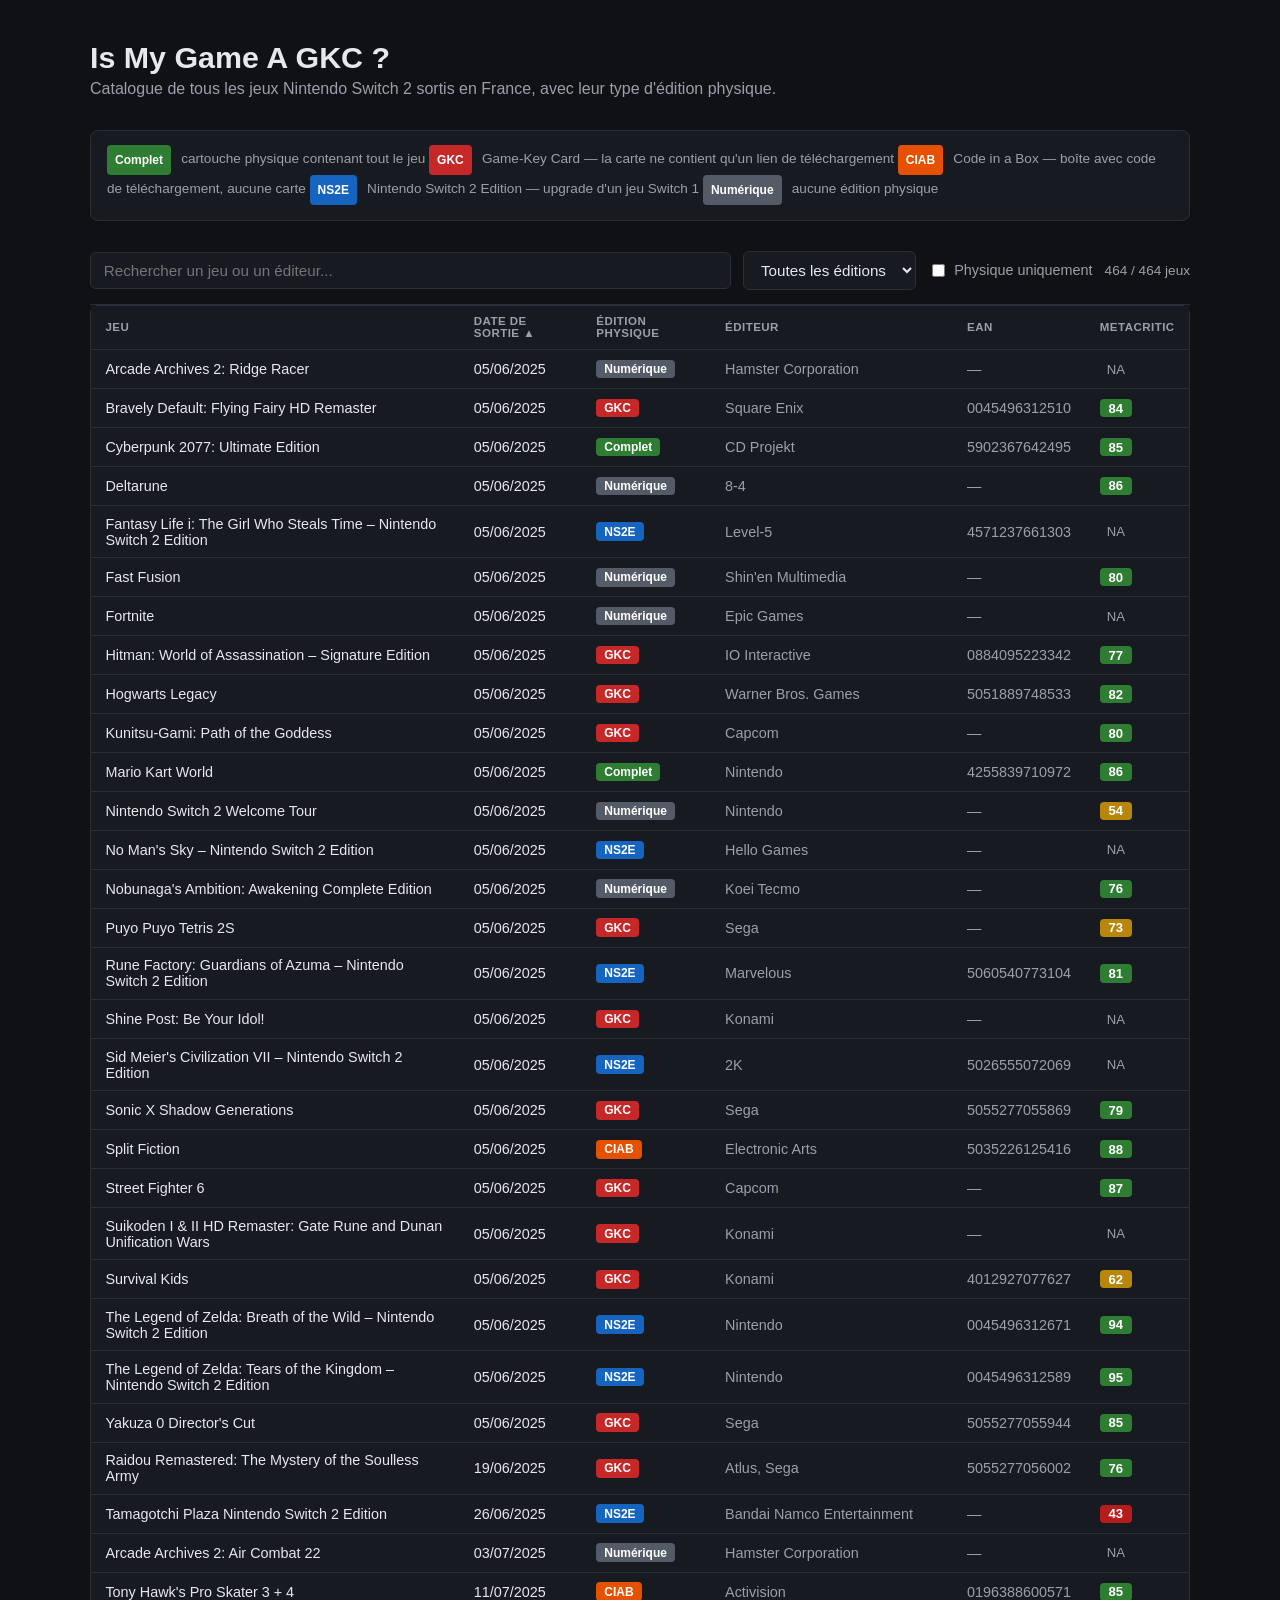
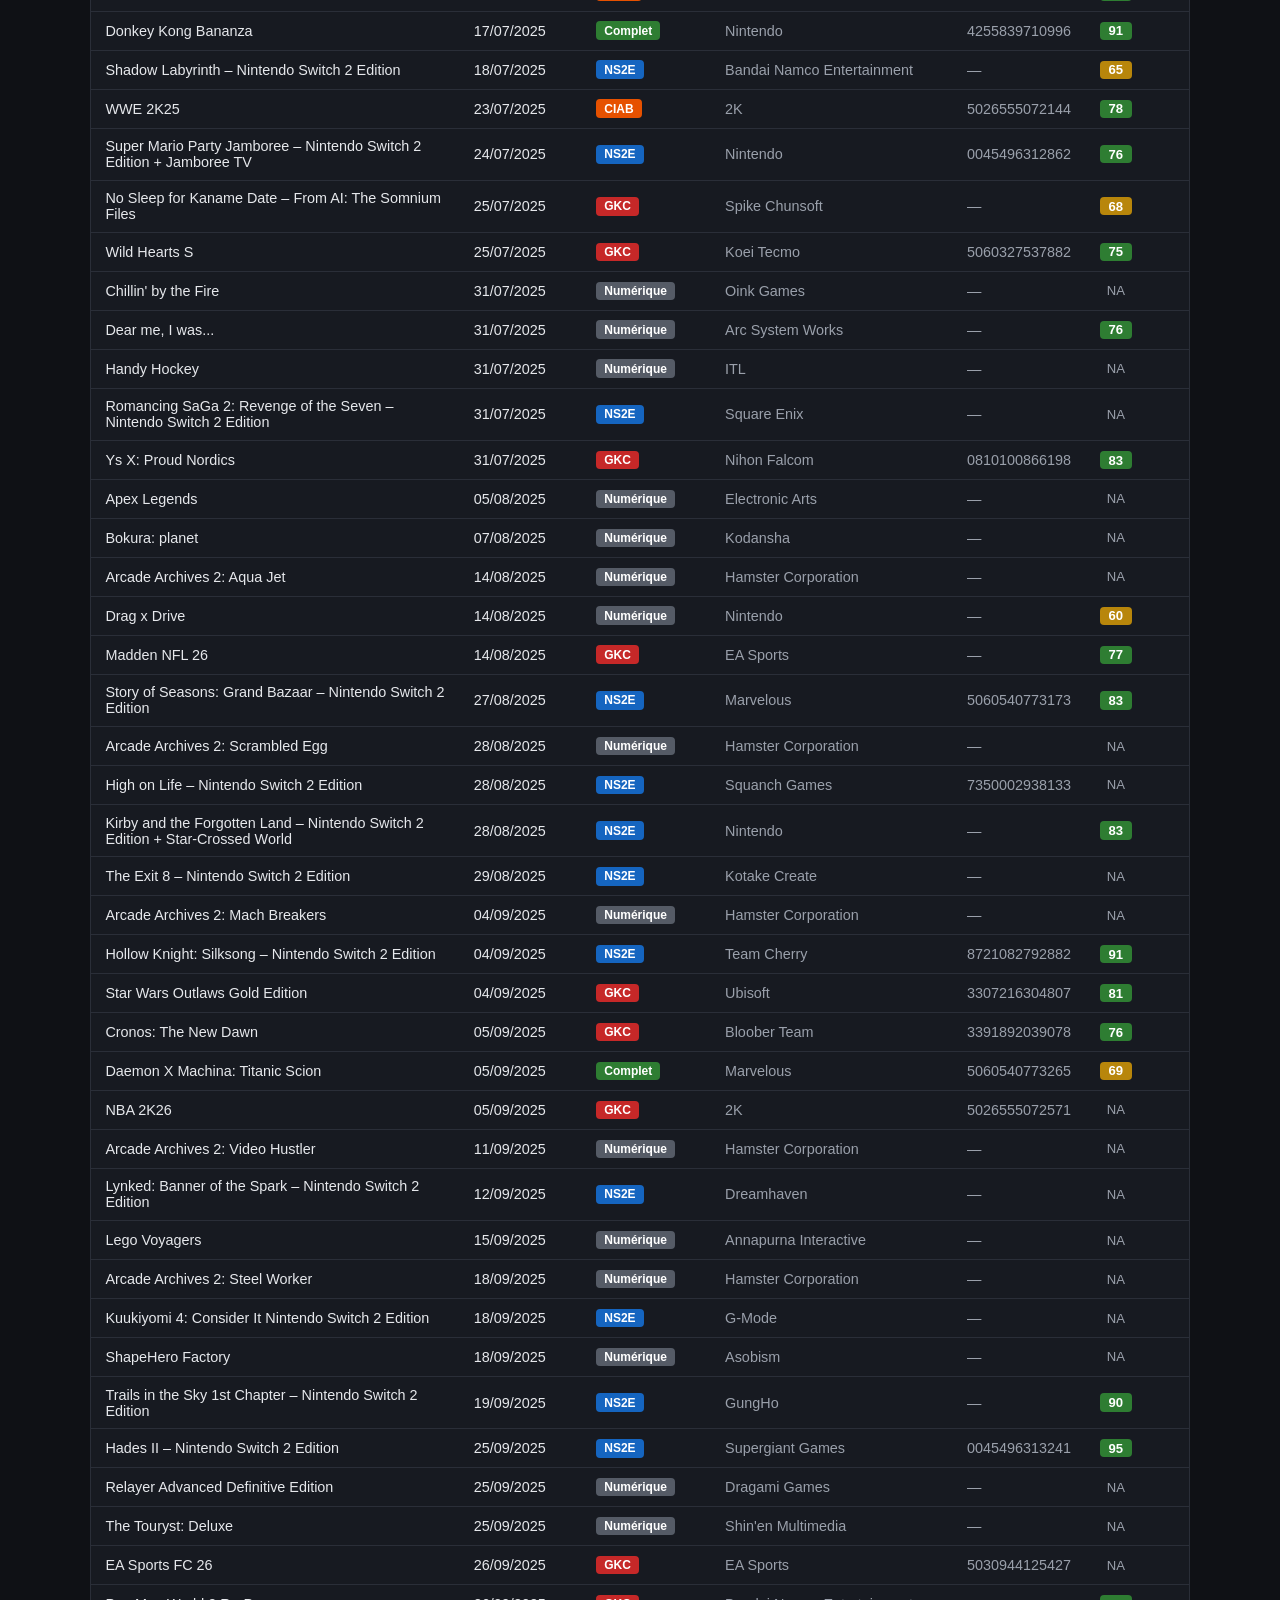
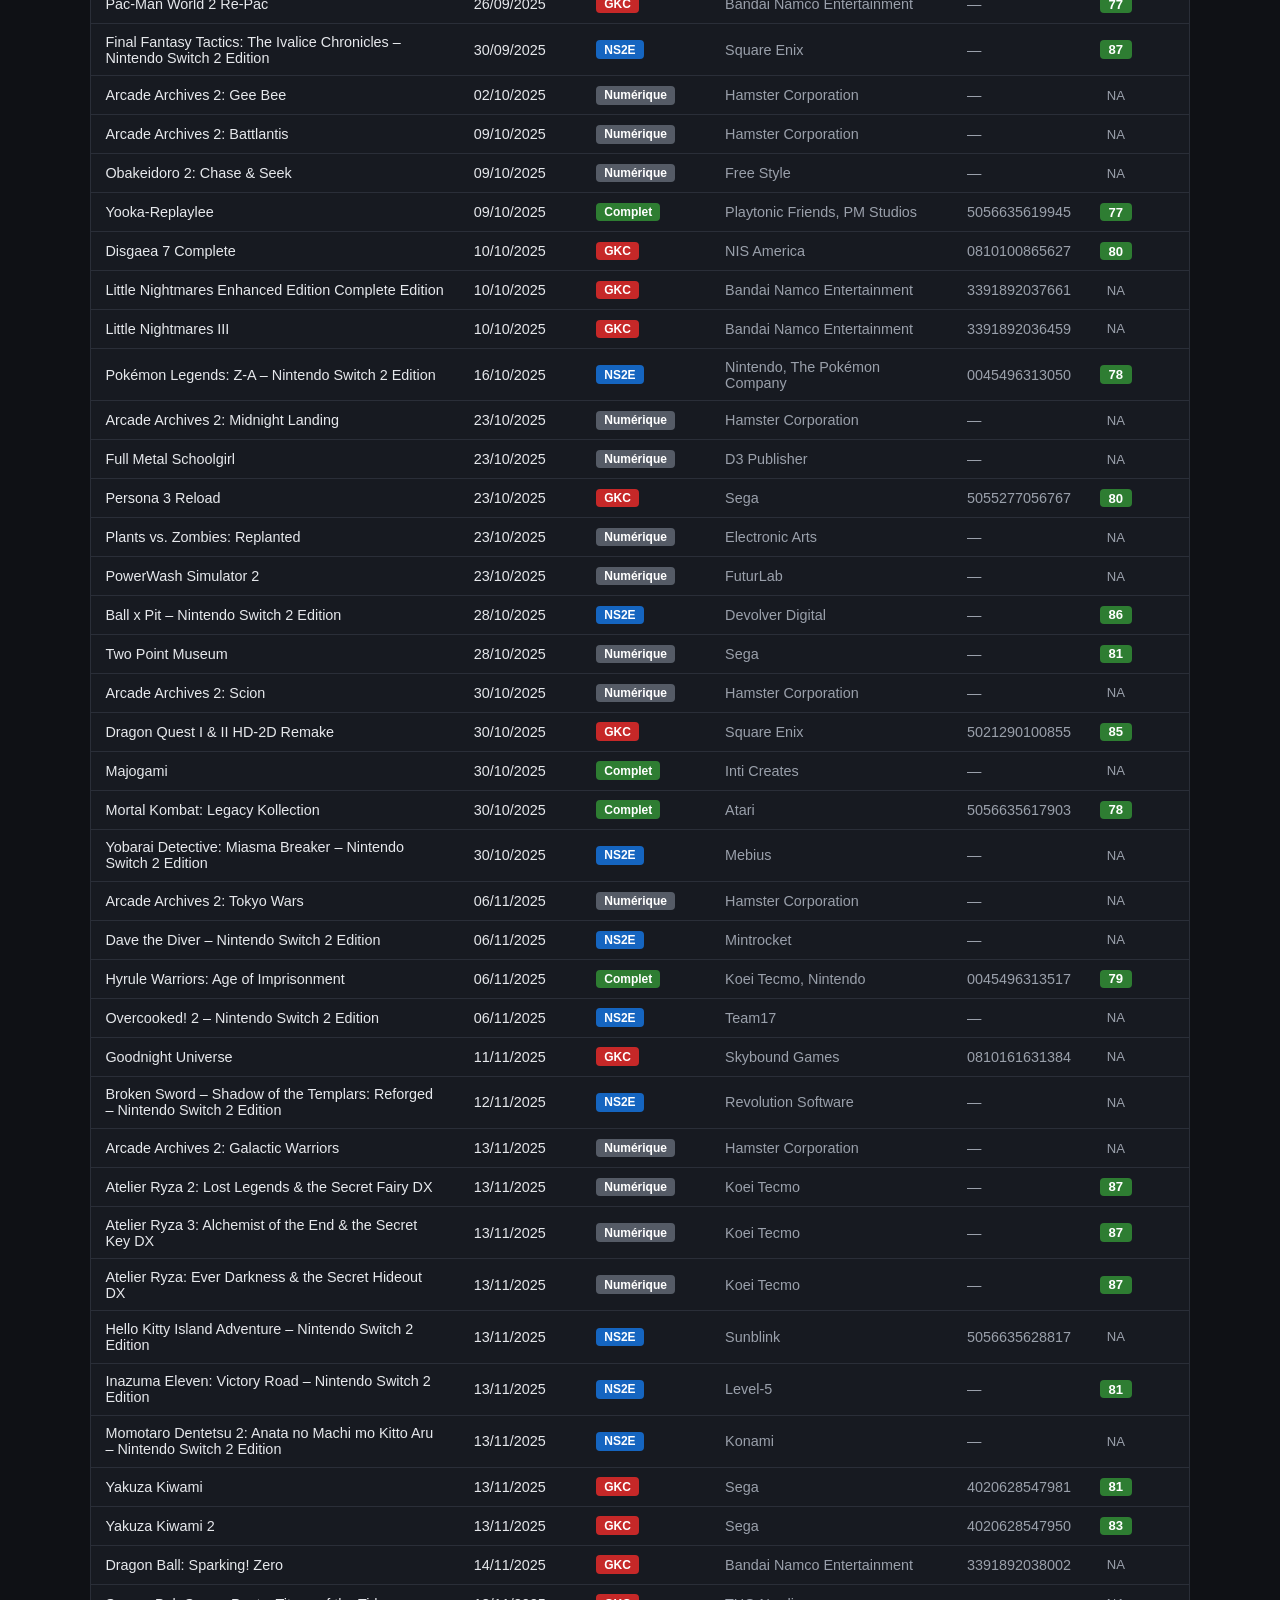
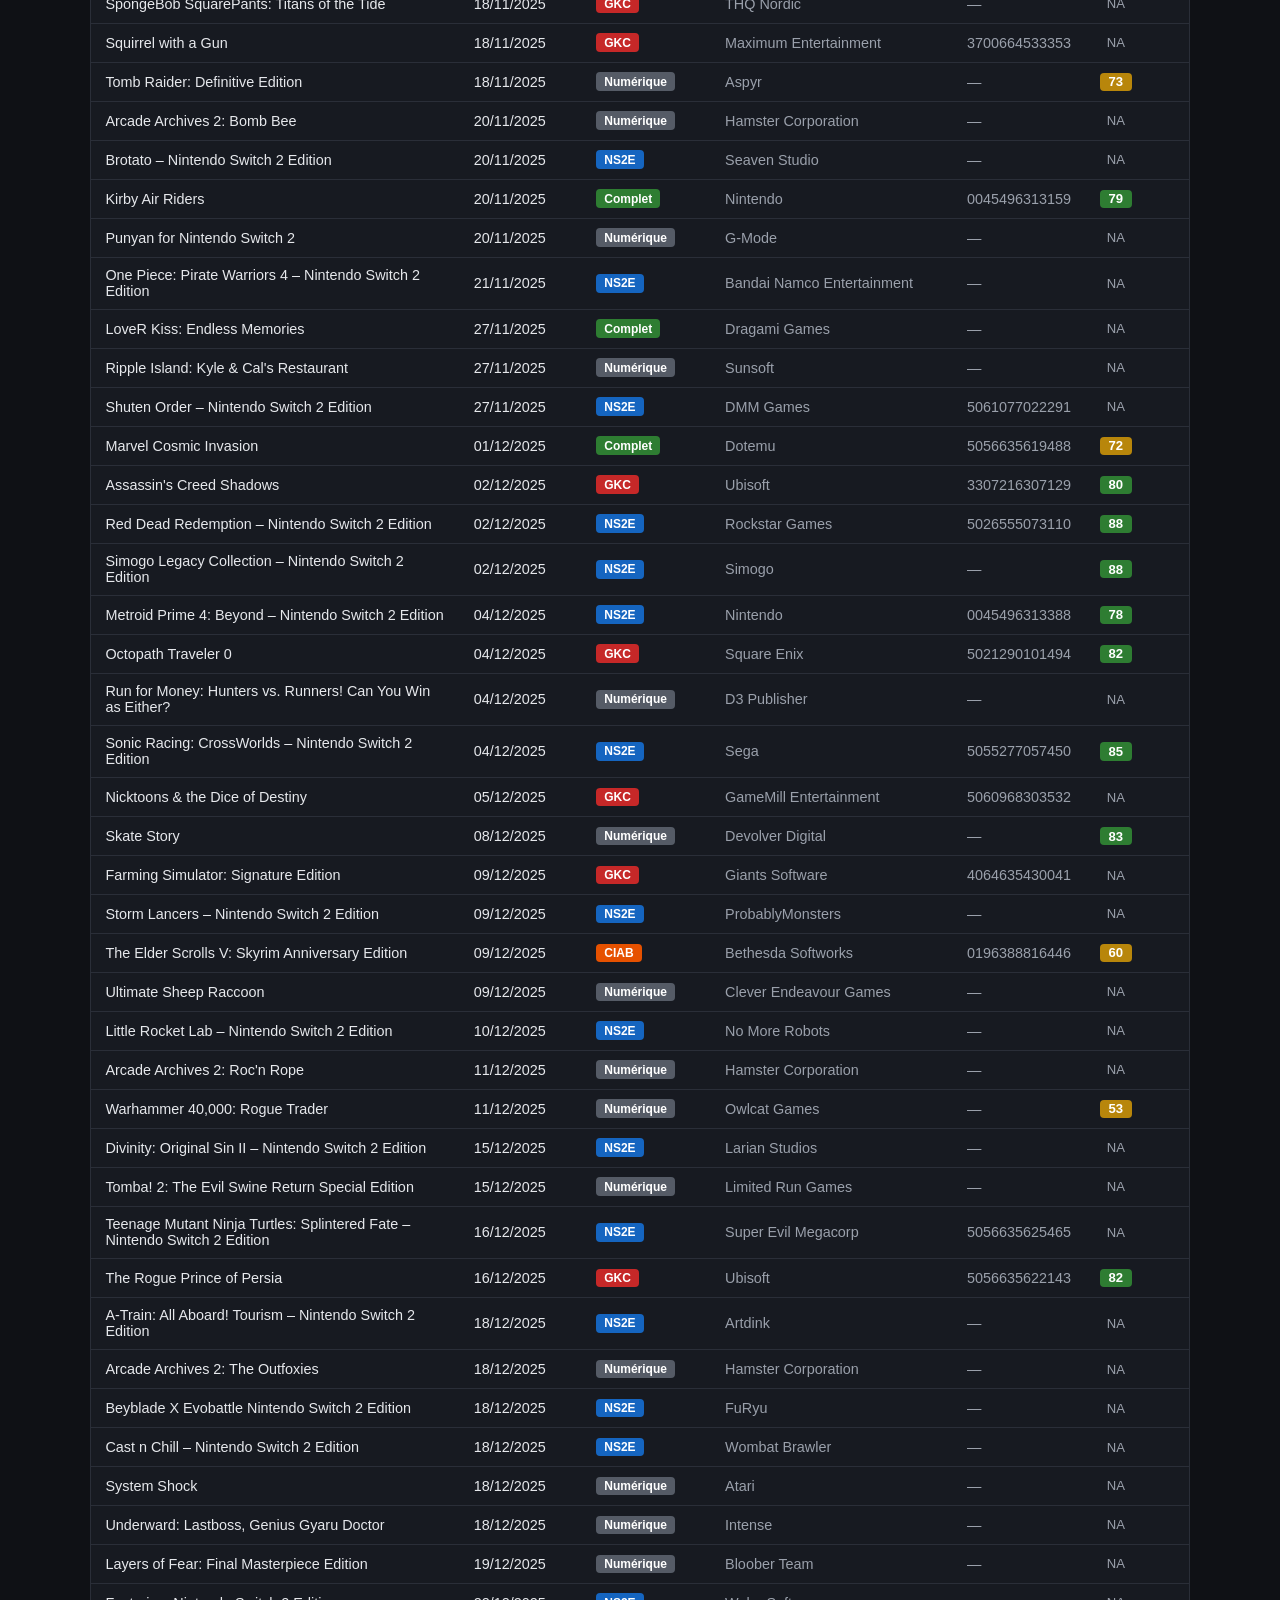
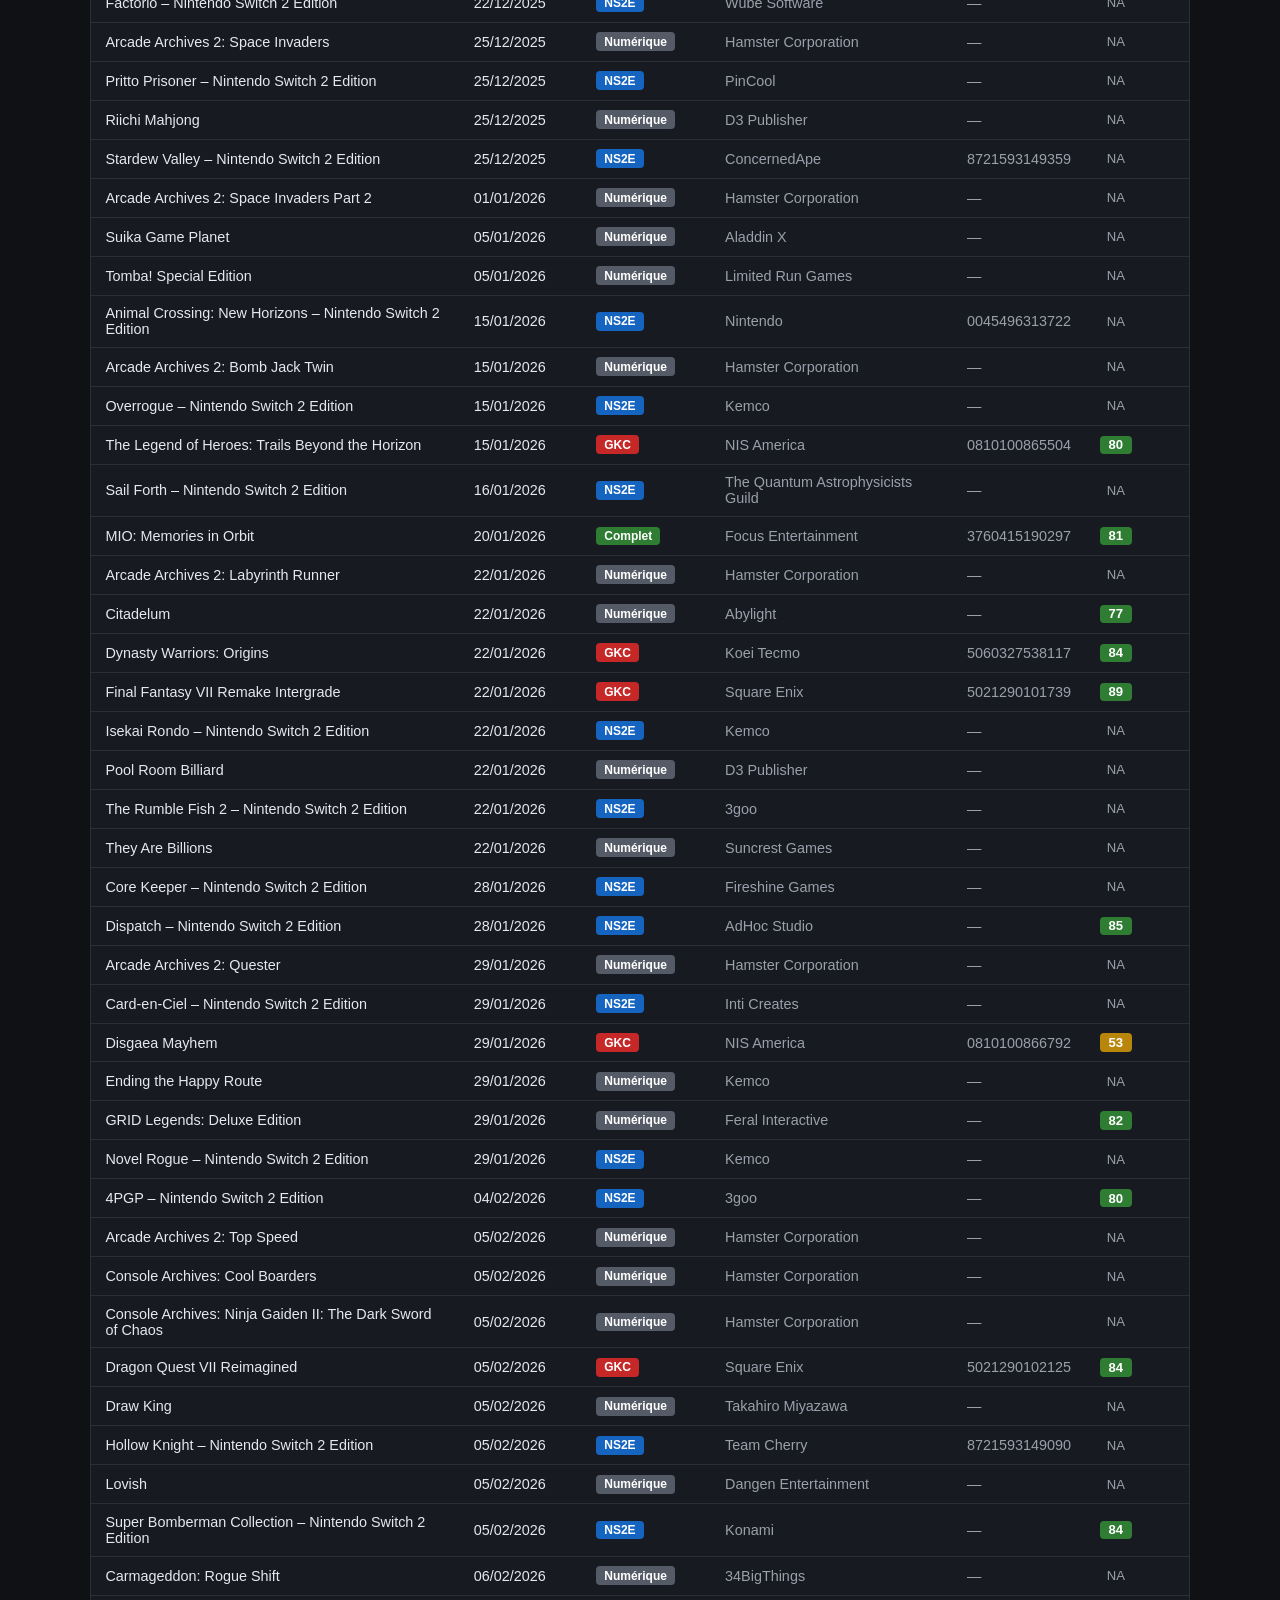
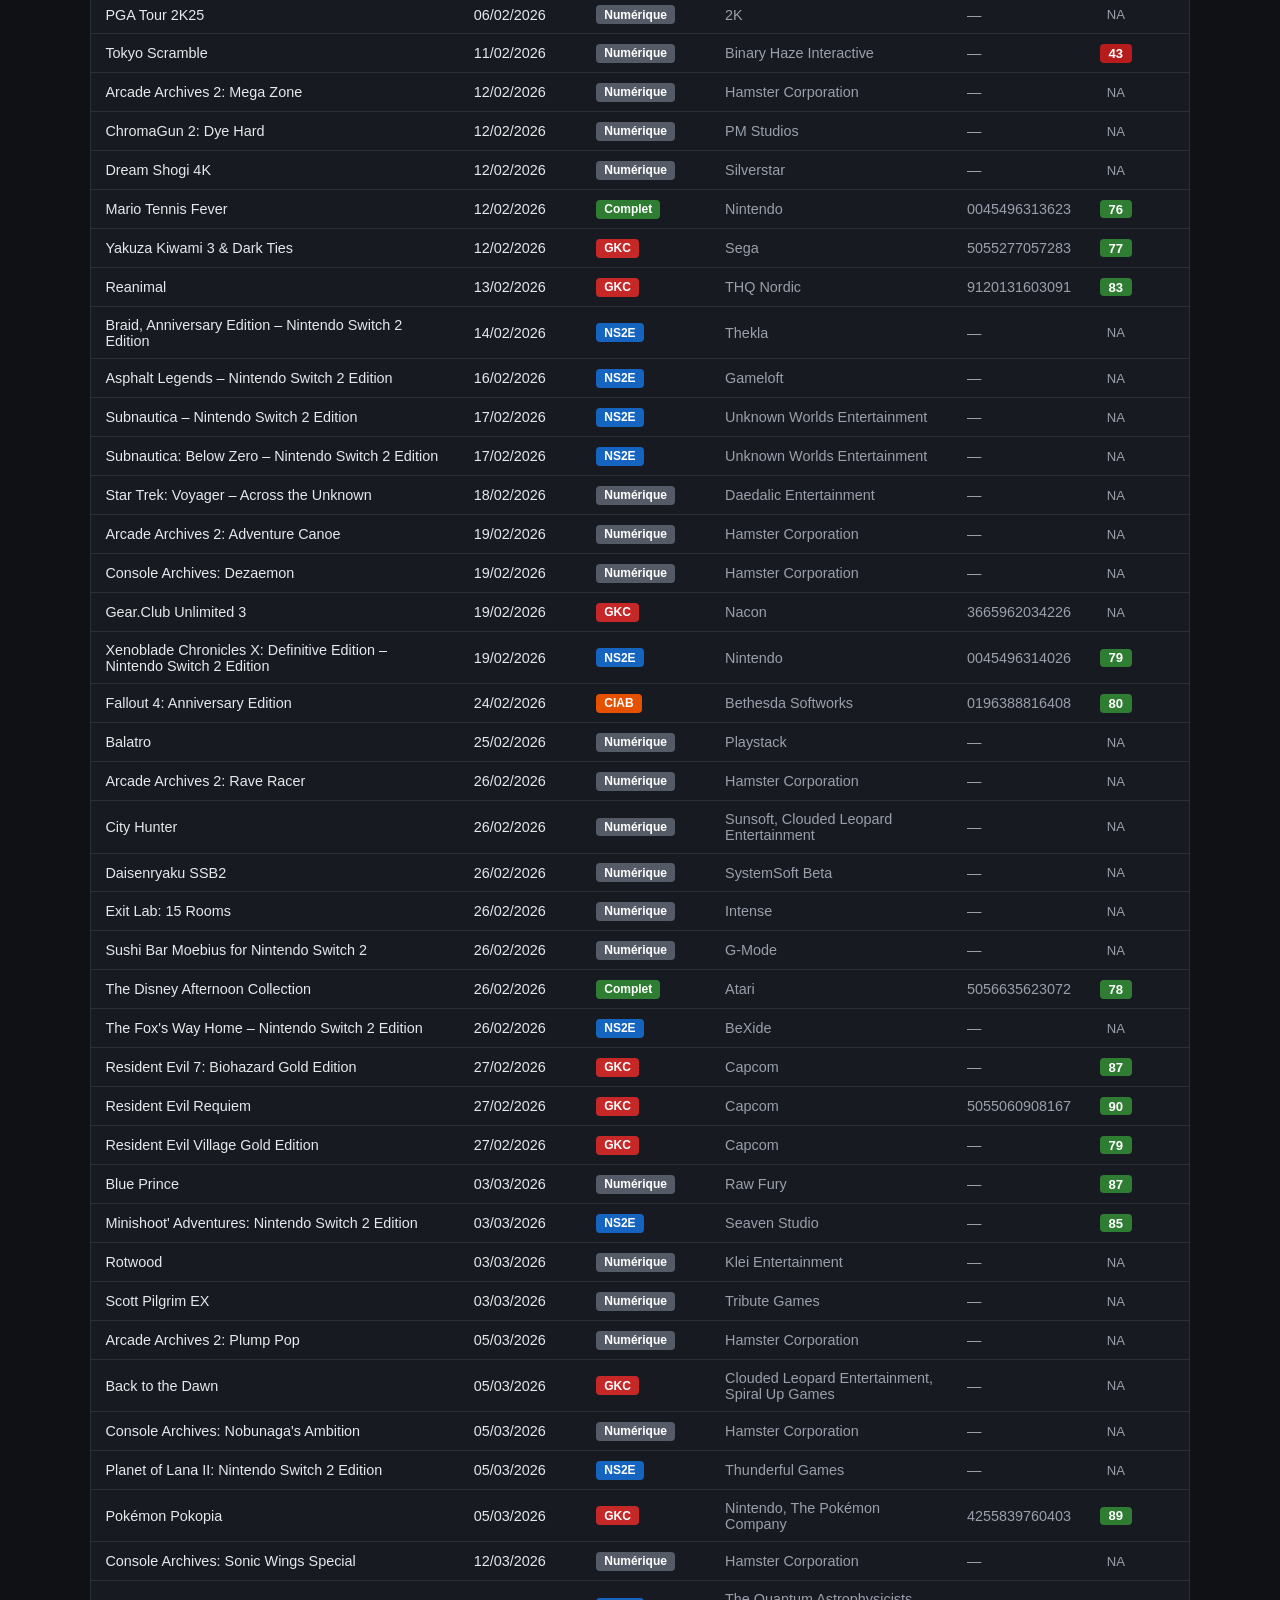
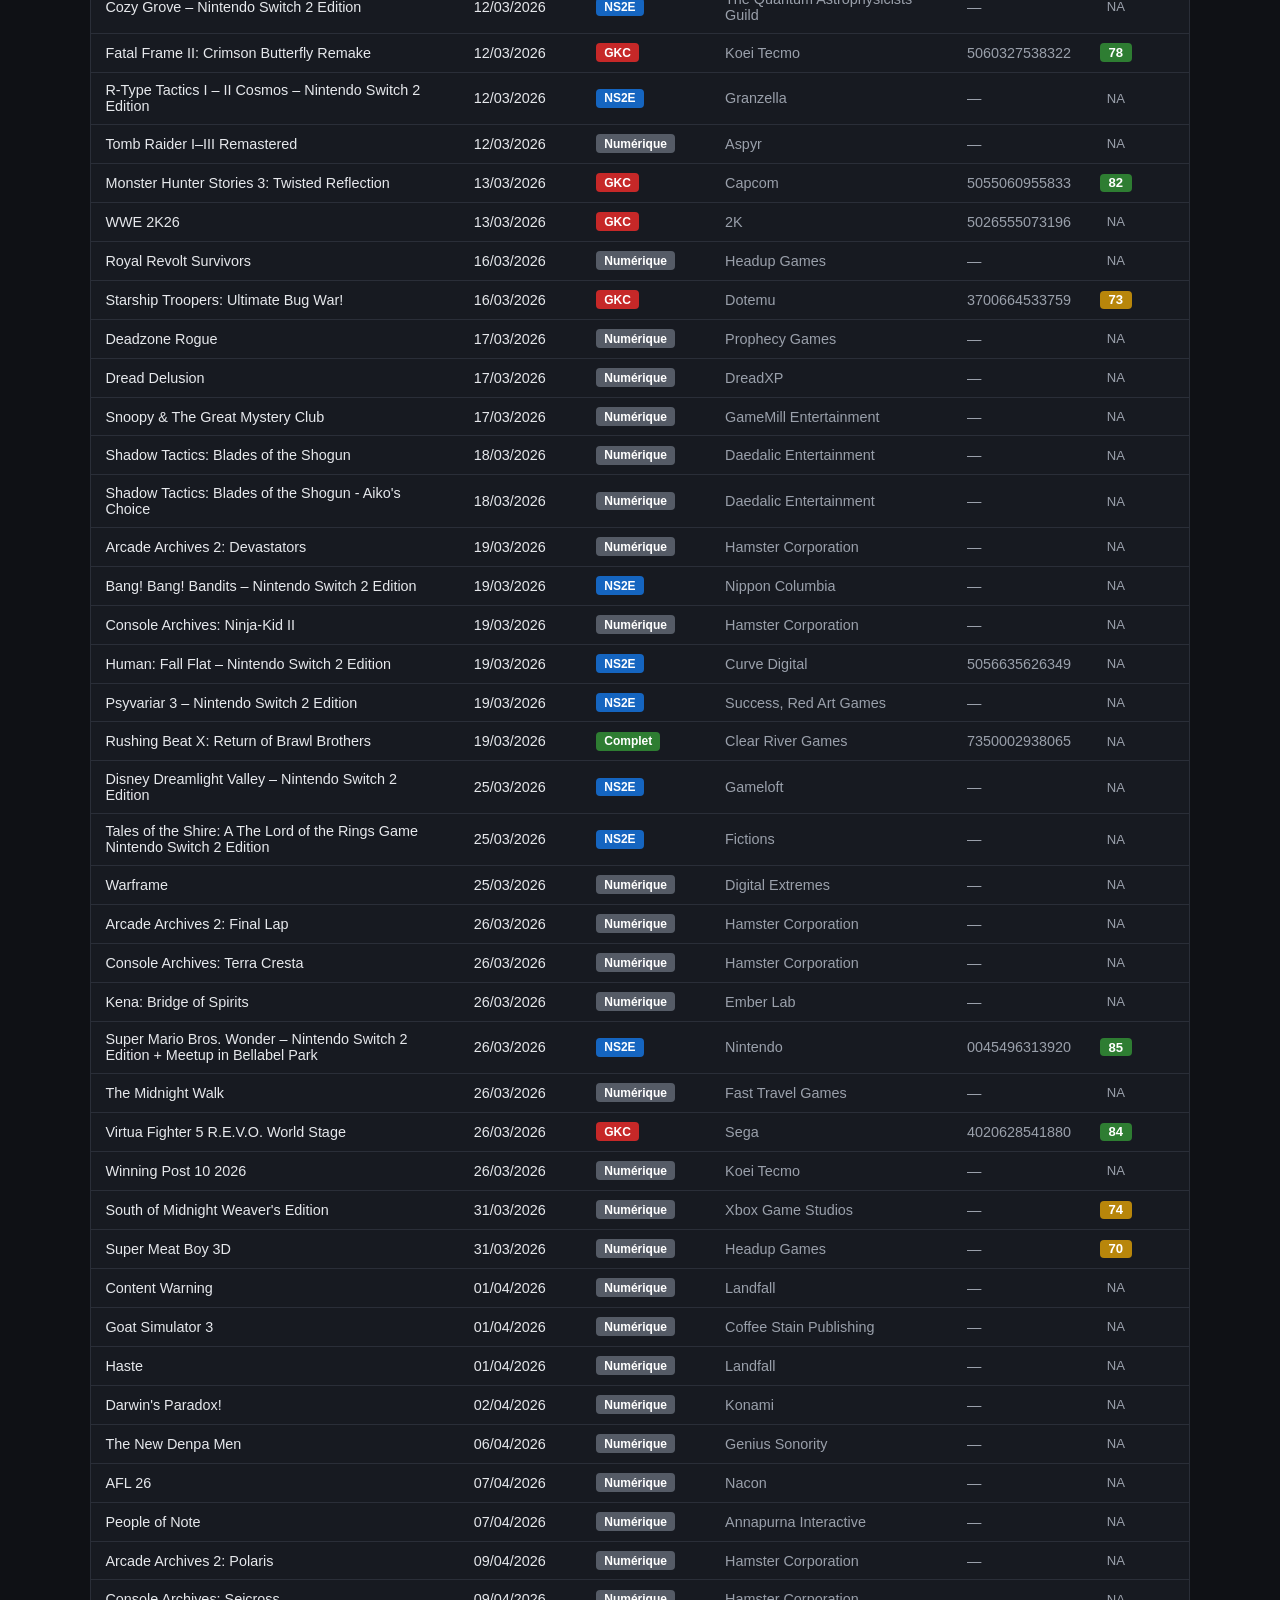
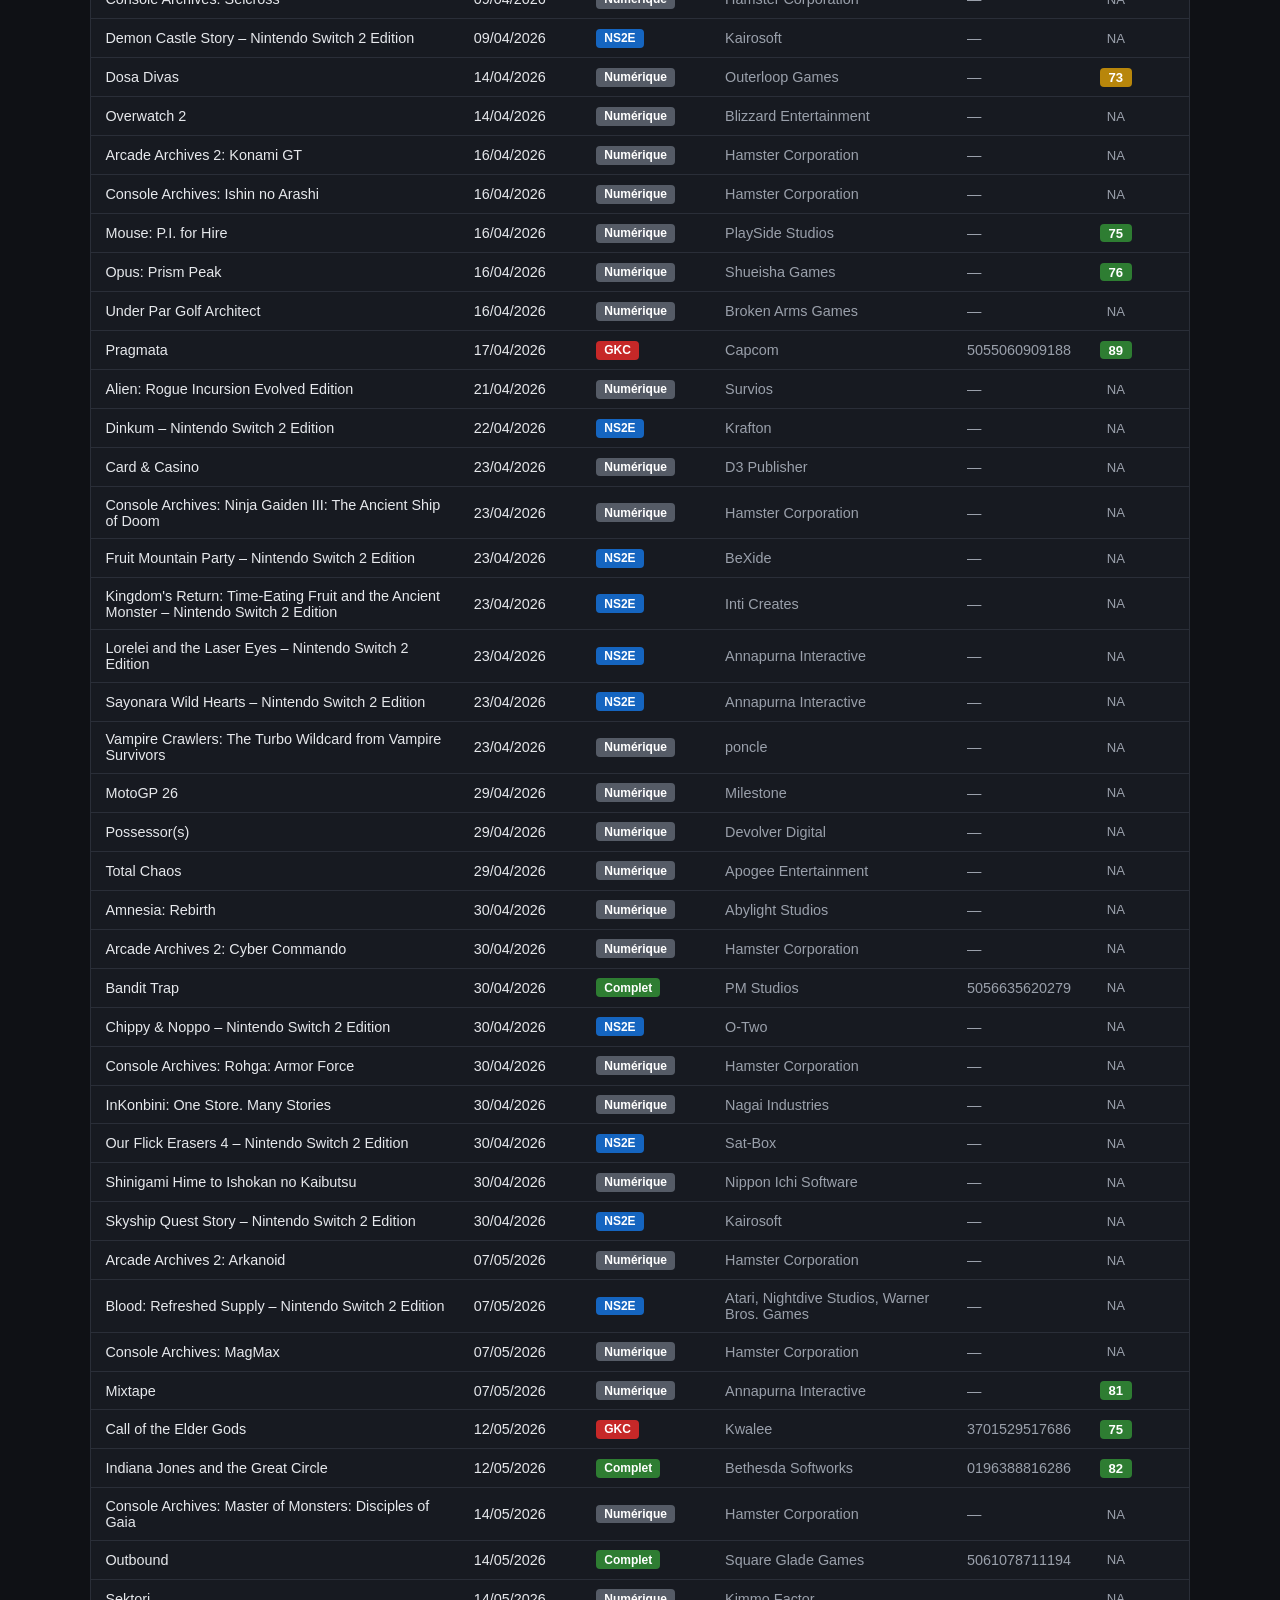
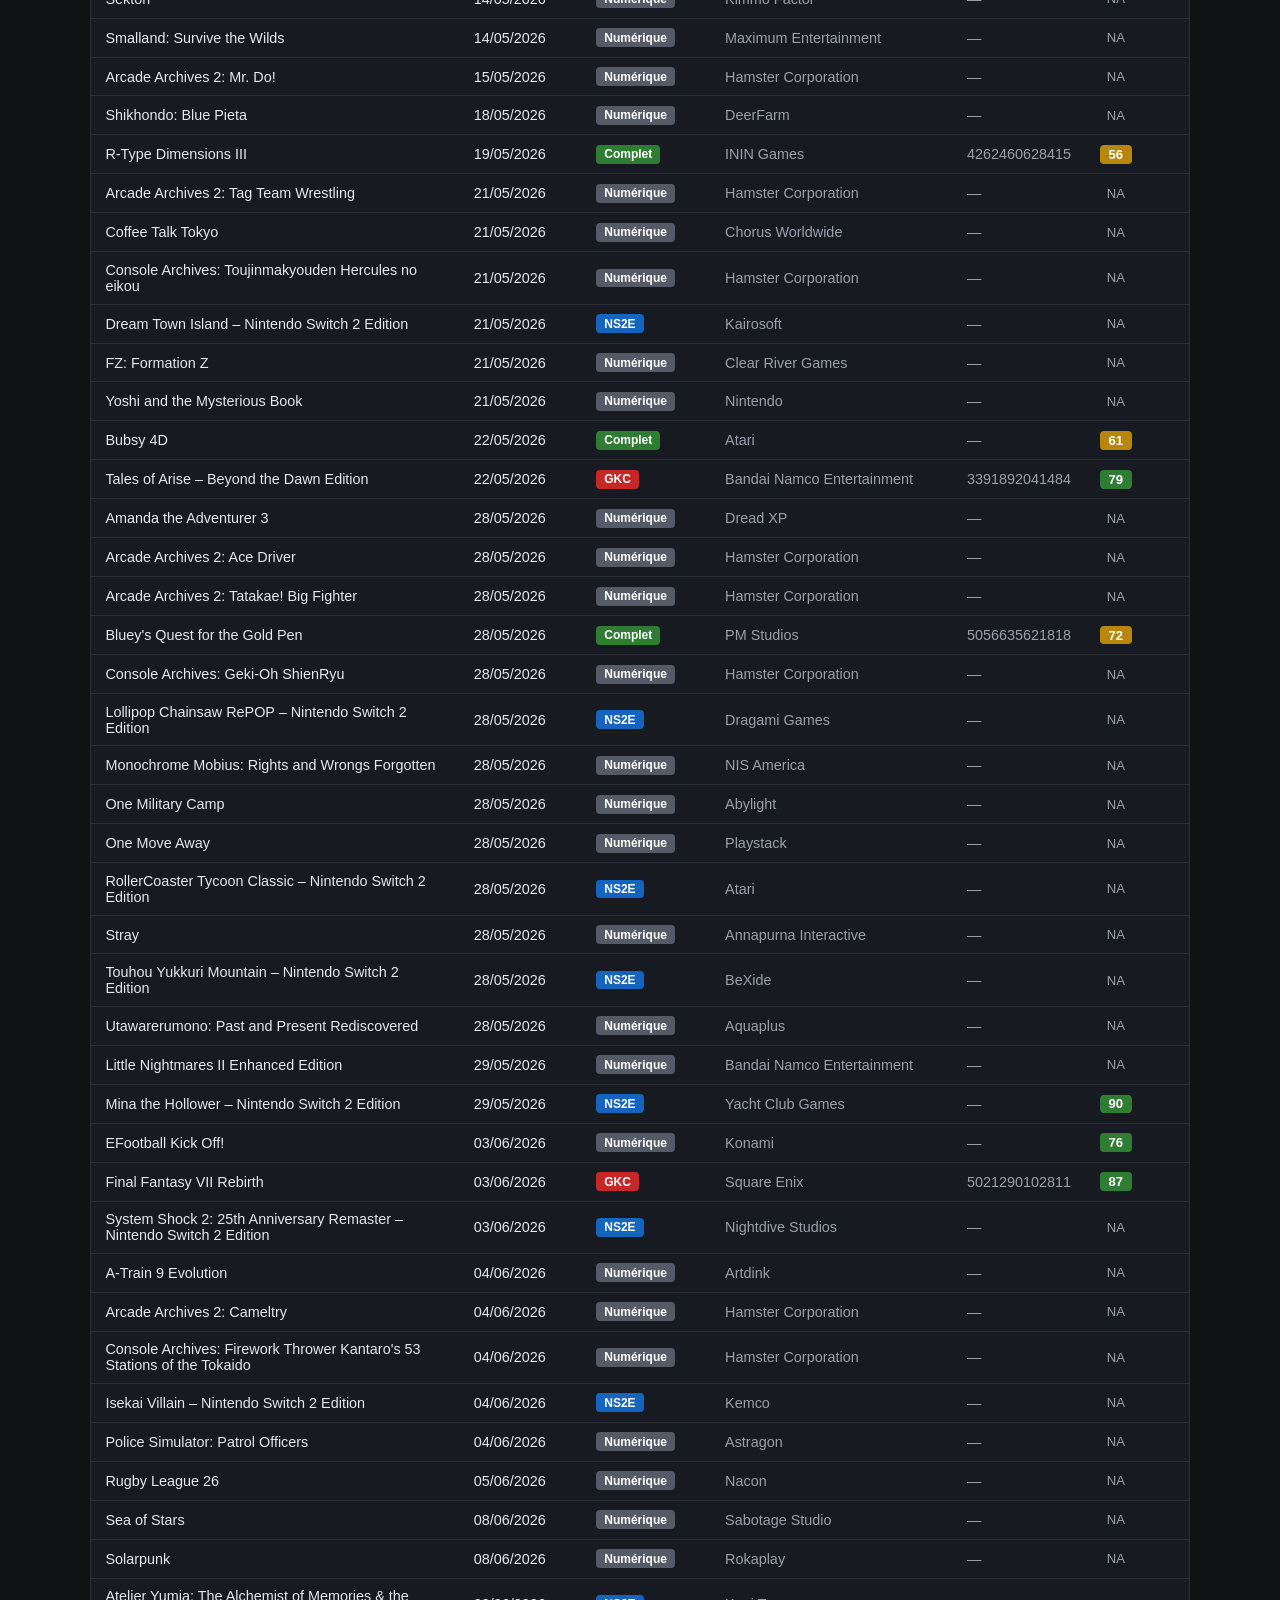
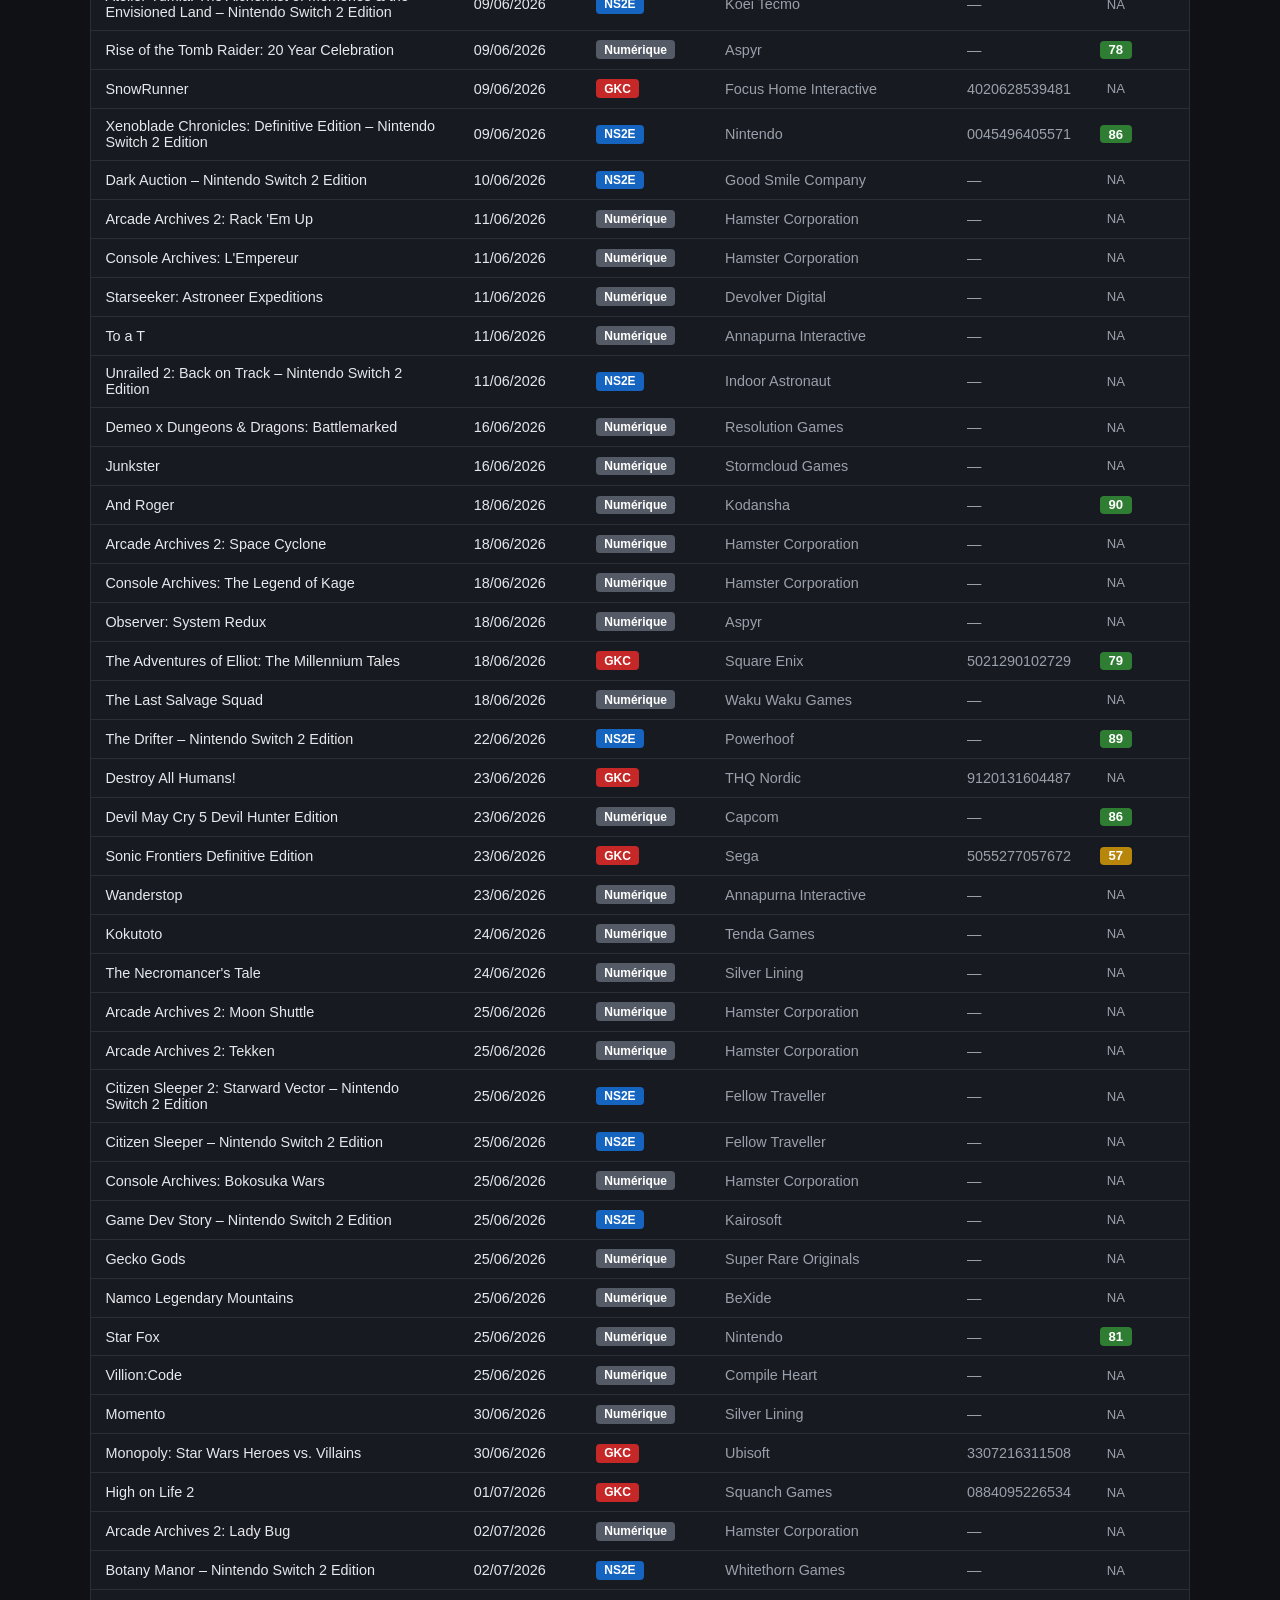
<file: index.html>
<!DOCTYPE html>
<html lang="fr">
<head>
<meta charset="UTF-8">
<meta name="viewport" content="width=device-width, initial-scale=1.0">
<title>Is My Game A GKC ? — Catalogue Switch 2 (France)</title>
<meta name="description" content="Catalogue de tous les jeux Nintendo Switch 2 sortis en France : date de sortie, type d'édition physique (GKC, Code in a Box, complet, Nintendo Switch 2 Edition), score Metacritic.">
<meta property="og:title" content="Is My Game A GKC ?">
<meta property="og:description" content="Catalogue de tous les jeux Nintendo Switch 2 sortis en France, avec leur type d'édition physique.">
<meta property="og:type" content="website">
<link rel="icon" href="data:image/svg+xml,%3Csvg xmlns='http://www.w3.org/2000/svg' viewBox='0 0 100 100'%3E%3Ctext y='.9em' font-size='90'%3E%F0%9F%8E%AE%3C/text%3E%3C/svg%3E">
<link rel="stylesheet" href="style.css">
</head>
<body>
<header>
  <h1>Is My Game A GKC ?</h1>
  <p class="subtitle">Catalogue de tous les jeux Nintendo Switch 2 sortis en France, avec leur type d'édition physique.</p>
</header>

<section class="legend">
  <span class="badge badge-complet">Complet</span> cartouche physique contenant tout le jeu
  <span class="badge badge-gkc">GKC</span> Game-Key Card — la carte ne contient qu'un lien de téléchargement
  <span class="badge badge-ciab">CIAB</span> Code in a Box — boîte avec code de téléchargement, aucune carte
  <span class="badge badge-ns2e">NS2E</span> Nintendo Switch 2 Edition — upgrade d'un jeu Switch 1
  <span class="badge badge-numerique">Numérique</span> aucune édition physique
</section>

<section class="controls">
  <input type="search" id="search" placeholder="Rechercher un jeu ou un éditeur...">
  <select id="filter-edition">
    <option value="">Toutes les éditions</option>
    <option value="Complet">Complet</option>
    <option value="GKC">GKC</option>
    <option value="CIAB">CIAB</option>
    <option value="NS2E">NS2E</option>
    <option value="Numerique">Numérique</option>
  </select>
  <label class="checkbox-label">
    <input type="checkbox" id="filter-physical">
    Physique uniquement
  </label>
  <span id="result-count" class="result-count"></span>
</section>

<table id="games-table">
  <thead>
    <tr>
      <th data-key="nom">Jeu</th>
      <th data-key="date_sortie">Date de sortie</th>
      <th data-key="edition_physique">Édition physique</th>
      <th data-key="editeur">Éditeur</th>
      <th data-key="code">EAN</th>
      <th data-key="metacritic">Metacritic</th>
    </tr>
  </thead>
  <tbody id="games-body"></tbody>
</table>

<footer>
  <p id="meta-info"></p>
</footer>

<script src="data/games.js"></script>
<script src="app.js"></script>
</body>
</html>
</file>
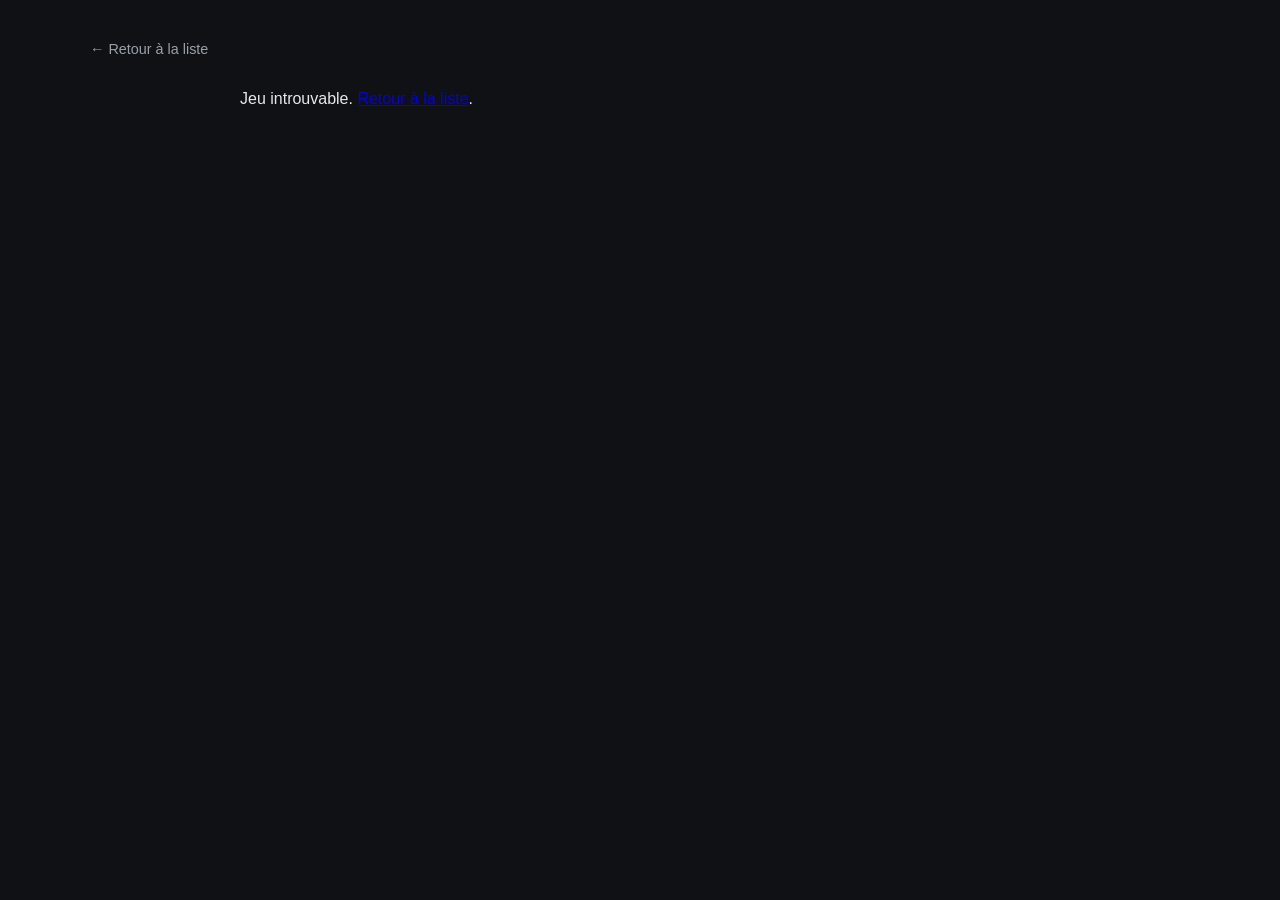
<file: jeu.html>
<!DOCTYPE html>
<html lang="fr">
<head>
<meta charset="UTF-8">
<meta name="viewport" content="width=device-width, initial-scale=1.0">
<title id="page-title">Fiche jeu — Is My Game A GKC ?</title>
<meta name="description" id="page-description" content="Fiche jeu Nintendo Switch 2 : édition physique, date de sortie, score Metacritic.">
<link rel="icon" href="data:image/svg+xml,%3Csvg xmlns='http://www.w3.org/2000/svg' viewBox='0 0 100 100'%3E%3Ctext y='.9em' font-size='90'%3E%F0%9F%8E%AE%3C/text%3E%3C/svg%3E">
<link rel="stylesheet" href="style.css">
</head>
<body>
<header>
  <a href="index.html" class="back-link">&larr; Retour à la liste</a>
</header>

<main id="game-detail" class="game-detail">
  <p>Chargement...</p>
</main>

<script src="data/games.js"></script>
<script src="jeu.js"></script>
</body>
</html>
</file>
<file: style.css>
:root {
  --bg: #0f1115;
  --panel: #171a21;
  --border: #2a2e38;
  --text: #e6e8ec;
  --text-dim: #9aa0ab;
  --accent: #e60012;
}

* { box-sizing: border-box; }

body {
  margin: 0;
  padding: 0 1.5rem 3rem;
  background: var(--bg);
  color: var(--text);
  font-family: -apple-system, BlinkMacSystemFont, "Segoe UI", Roboto, sans-serif;
}

header {
  max-width: 1100px;
  margin: 0 auto;
  padding: 2.5rem 0 1rem;
}

h1 {
  margin: 0 0 0.3rem;
  font-size: 1.9rem;
}

.subtitle {
  color: var(--text-dim);
  margin: 0;
}

.legend {
  max-width: 1100px;
  margin: 1rem auto;
  padding: 0.9rem 1rem;
  background: var(--panel);
  border: 1px solid var(--border);
  border-radius: 8px;
  font-size: 0.85rem;
  color: var(--text-dim);
  line-height: 2.1;
}

.badge {
  display: inline-block;
  font-size: 0.75rem;
  font-weight: 600;
  padding: 0.15rem 0.5rem;
  border-radius: 4px;
  margin-right: 0.4rem;
  color: #fff;
}

.badge-complet { background: #2e7d32; }
.badge-gkc { background: #c62828; }
.badge-ciab { background: #e65100; }
.badge-ns2e { background: #1565c0; }
.badge-numerique { background: #555b66; }

.controls {
  position: sticky;
  top: 0;
  z-index: 30;
  background: var(--bg);
  max-width: 1100px;
  margin: 0 auto;
  padding: 0.9rem 0;
  border-bottom: 1px solid var(--border);
  display: flex;
  gap: 0.75rem;
  align-items: center;
  flex-wrap: wrap;
}

.checkbox-label {
  display: flex;
  align-items: center;
  gap: 0.4rem;
  color: var(--text-dim);
  font-size: 0.9rem;
  cursor: pointer;
  user-select: none;
  white-space: nowrap;
}

.checkbox-label input {
  accent-color: var(--accent);
  cursor: pointer;
}

#search {
  flex: 1;
  min-width: 220px;
  padding: 0.55rem 0.8rem;
  background: var(--panel);
  border: 1px solid var(--border);
  border-radius: 6px;
  color: var(--text);
  font-size: 0.95rem;
}

#filter-edition {
  padding: 0.55rem 0.8rem;
  background: var(--panel);
  border: 1px solid var(--border);
  border-radius: 6px;
  color: var(--text);
  font-size: 0.95rem;
}

.result-count {
  color: var(--text-dim);
  font-size: 0.85rem;
  margin-left: auto;
}

table {
  max-width: 1100px;
  margin: 0 auto;
  width: 100%;
  border-collapse: separate;
  border-spacing: 0;
  background: var(--panel);
  border: 1px solid var(--border);
  border-radius: 8px;
}

th, td {
  text-align: left;
  padding: 0.6rem 0.9rem;
  border-bottom: 1px solid var(--border);
  font-size: 0.9rem;
}

th {
  cursor: pointer;
  color: var(--text-dim);
  text-transform: uppercase;
  font-size: 0.72rem;
  letter-spacing: 0.04em;
  user-select: none;
  position: sticky;
  top: var(--sticky-offset, 60px);
  background: var(--panel);
}

th:hover { color: var(--text); }

th.sort-asc::after { content: " \25B2"; }
th.sort-desc::after { content: " \25BC"; }

tbody tr:hover {
  background: rgba(255,255,255,0.03);
}

.cell-code, .cell-editeur {
  color: var(--text-dim);
}

.game-link {
  color: var(--text);
  text-decoration: none;
  font-weight: 500;
}

.game-link:hover {
  color: var(--accent);
  text-decoration: underline;
}

.mc-score {
  display: inline-block;
  min-width: 2rem;
  text-align: center;
  padding: 0.1rem 0.4rem;
  border-radius: 4px;
  font-size: 0.82rem;
  font-weight: 600;
}

.mc-good { background: #2e7d32; color: #fff; }
.mc-mixed { background: #b8860b; color: #fff; }
.mc-bad { background: #b71c1c; color: #fff; }
.mc-na { background: transparent; color: var(--text-dim); font-weight: 400; }

footer {
  max-width: 1100px;
  margin: 1.5rem auto 0;
  color: var(--text-dim);
  font-size: 0.78rem;
  line-height: 1.6;
}

@media (max-width: 700px) {
  table, thead, tbody, th, td, tr {
    display: block;
  }

  thead {
    display: none;
  }

  tbody tr {
    border: 1px solid var(--border);
    border-radius: 8px;
    margin-bottom: 0.75rem;
    padding: 0.3rem 0.9rem;
    background: var(--panel);
  }

  td {
    display: flex;
    justify-content: space-between;
    align-items: center;
    gap: 0.75rem;
    padding: 0.5rem 0;
    border-bottom: 1px solid var(--border);
    text-align: right;
  }

  td:last-child { border-bottom: none; }

  td::before {
    content: attr(data-label);
    color: var(--text-dim);
    font-size: 0.72rem;
    text-transform: uppercase;
    letter-spacing: 0.04em;
    flex-shrink: 0;
    text-align: left;
  }

  td[data-label="Jeu"] {
    flex-direction: column;
    align-items: flex-start;
    text-align: left;
  }

  td[data-label="Jeu"]::before {
    margin-bottom: 0.2rem;
  }
}

.back-link {
  display: inline-block;
  color: var(--text-dim);
  text-decoration: none;
  font-size: 0.9rem;
}

.back-link:hover { color: var(--text); }

.game-detail {
  max-width: 800px;
  margin: 1rem auto 3rem;
}

.game-detail h1 {
  font-size: 1.8rem;
  margin: 0 0 1rem;
}

.detail-meta {
  display: flex;
  align-items: center;
  gap: 0.6rem;
  margin-bottom: 1.5rem;
}

.detail-block {
  background: var(--panel);
  border: 1px solid var(--border);
  border-radius: 8px;
  padding: 1.2rem 1.4rem;
  margin-bottom: 1.2rem;
}

.detail-block h2 {
  margin: 0 0 0.7rem;
  font-size: 0.85rem;
  text-transform: uppercase;
  letter-spacing: 0.04em;
  color: var(--text-dim);
}

.detail-block p {
  margin: 0;
  line-height: 1.6;
}

.detail-grid {
  display: grid;
  grid-template-columns: auto 1fr;
  gap: 0.5rem 1.2rem;
  margin: 0;
}

.detail-grid dt {
  color: var(--text-dim);
  font-size: 0.85rem;
}

.detail-grid dd {
  margin: 0;
}

.eshop-link {
  color: var(--accent);
  text-decoration: none;
  font-size: 0.85rem;
  font-weight: 600;
  margin-left: auto;
}

.eshop-link:hover {
  text-decoration: underline;
}

.video-wrapper {
  position: relative;
  width: 100%;
  padding-top: 56.25%;
}

.video-wrapper iframe {
  position: absolute;
  top: 0;
  left: 0;
  width: 100%;
  height: 100%;
  border: 0;
  border-radius: 4px;
}
</file>
